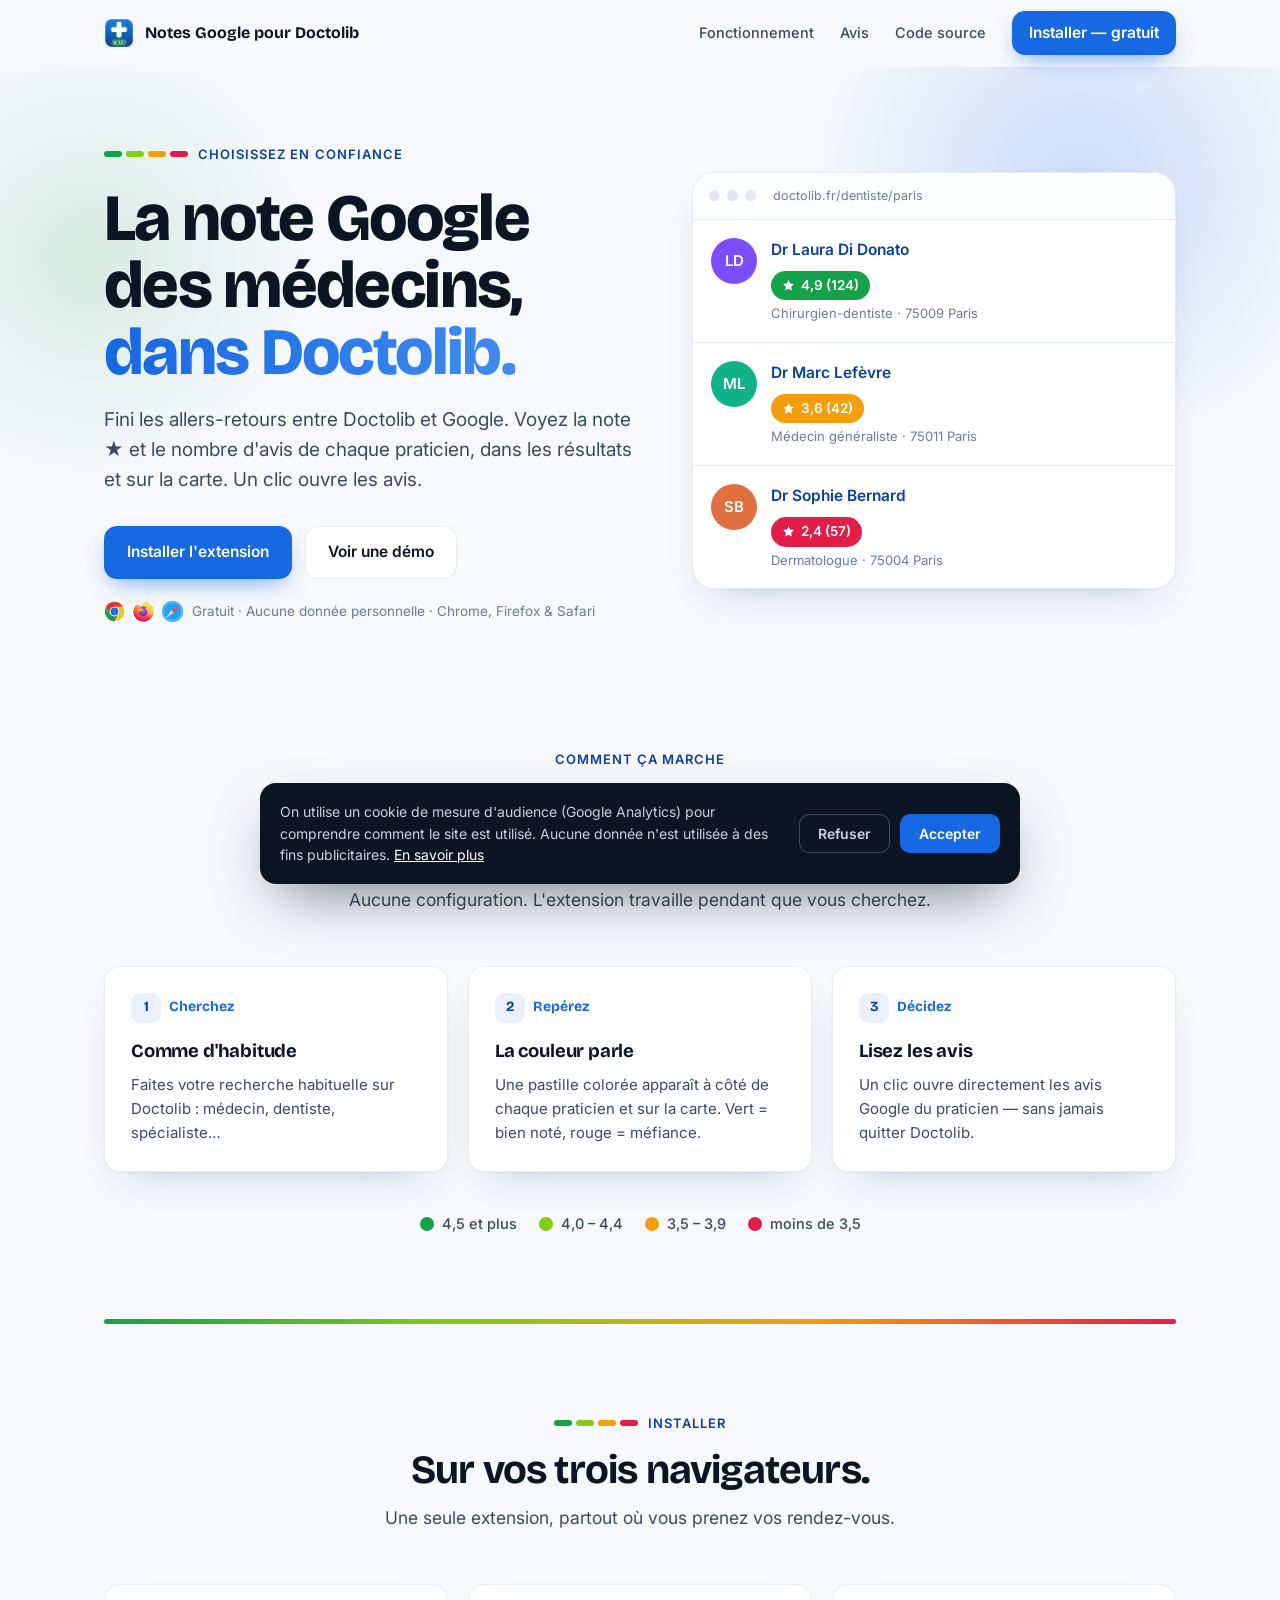
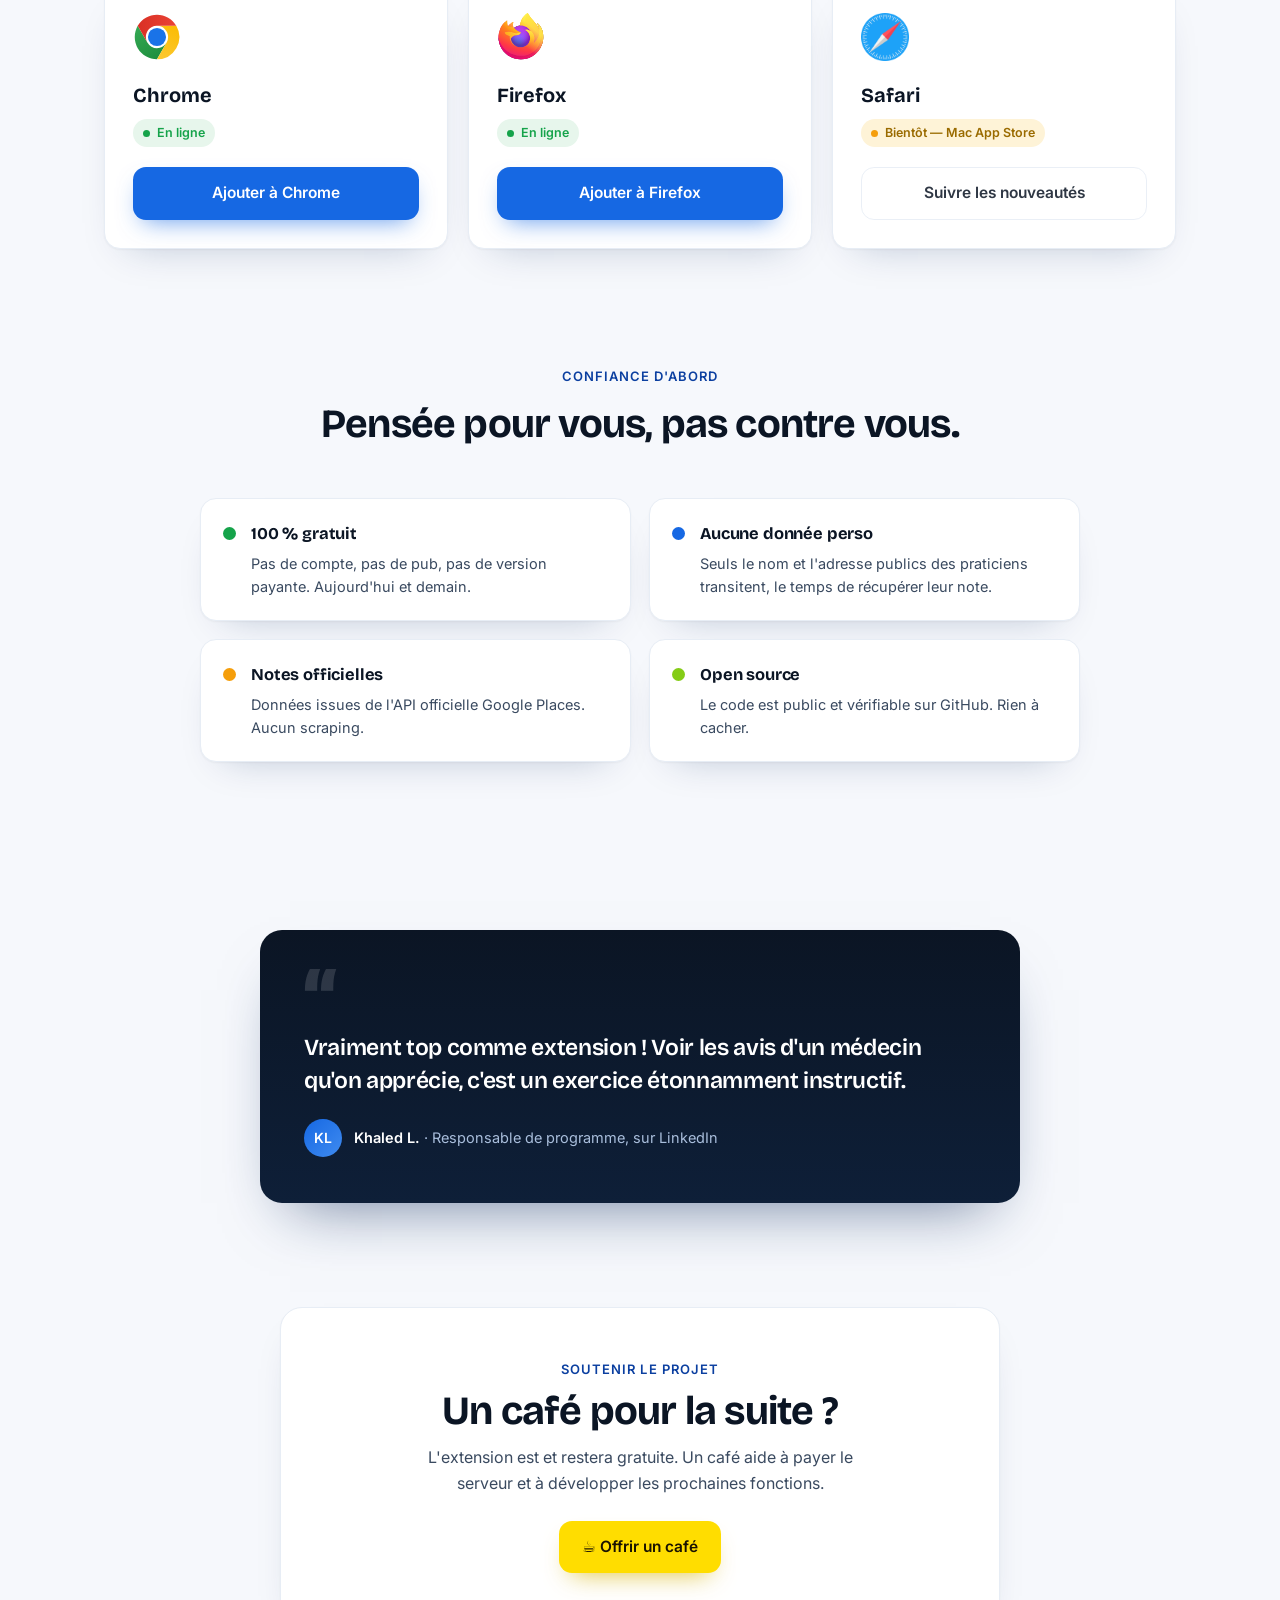
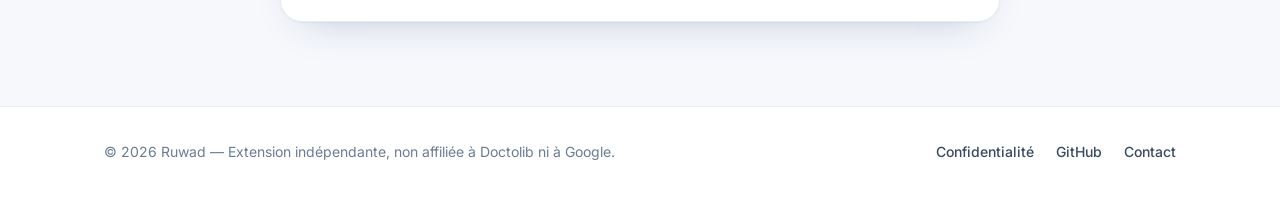
<file: docs/index.html>
<!DOCTYPE html>
<html lang="fr">
<head>
<meta charset="UTF-8" />
<meta name="viewport" content="width=device-width, initial-scale=1" />
<title>Notes Google pour Doctolib — la note Google des médecins, dans Doctolib</title>
<meta name="description" content="Extension gratuite qui affiche la note Google (★ et avis) de chaque praticien directement dans les résultats Doctolib et sur la carte. Chrome, Firefox, Safari." />
<link rel="canonical" href="https://notes-google-pour-doctolib.com/" />
<meta name="author" content="Ruwad" />
<meta name="theme-color" content="#0B1524" />
<link rel="icon" href="icon.png" />

<!-- Google Consent Mode v2 (refus par défaut, CNIL) + GA4 -->
<script>
  window.dataLayer = window.dataLayer || [];
  function gtag(){dataLayer.push(arguments);}
  gtag('consent','default',{
    ad_storage:'denied', ad_user_data:'denied', ad_personalization:'denied',
    analytics_storage:'denied', wait_for_update:500
  });
  try{ if(localStorage.getItem('ngd_consent')==='granted'){ gtag('consent','update',{analytics_storage:'granted'}); } }catch(e){}
</script>
<script async src="https://www.googletagmanager.com/gtag/js?id=G-X6LMX9VR0Y"></script>
<script>
  gtag('js', new Date());
  gtag('config','G-X6LMX9VR0Y',{ anonymize_ip:true });
</script>
<link rel="apple-touch-icon" href="icon.png" />

<meta property="og:type" content="website" />
<meta property="og:url" content="https://notes-google-pour-doctolib.com/" />
<meta property="og:title" content="Notes Google pour Doctolib" />
<meta property="og:description" content="La note Google des médecins, directement dans les résultats Doctolib. Gratuit." />
<meta property="og:image" content="https://notes-google-pour-doctolib.com/og.png" />
<meta property="og:image:width" content="1200" />
<meta property="og:image:height" content="630" />
<meta property="og:locale" content="fr_FR" />
<meta name="twitter:card" content="summary_large_image" />
<meta name="twitter:title" content="Notes Google pour Doctolib" />
<meta name="twitter:description" content="Voyez la note Google de chaque médecin sans quitter Doctolib. Gratuit." />
<meta name="twitter:image" content="https://notes-google-pour-doctolib.com/og.png" />

<link rel="preconnect" href="https://fonts.googleapis.com" />
<link rel="preconnect" href="https://fonts.gstatic.com" crossorigin />
<link href="https://fonts.googleapis.com/css2?family=Bricolage+Grotesque:opsz,wght@12..96,600;12..96,700;12..96,800&family=Inter:wght@400;450;500;600&display=swap" rel="stylesheet" />

<script type="application/ld+json">
{
  "@context":"https://schema.org",
  "@type":"SoftwareApplication",
  "name":"Notes Google pour Doctolib",
  "operatingSystem":"Chrome, Firefox, Safari",
  "applicationCategory":"BrowserApplication",
  "description":"Affiche la note Google des praticiens directement dans les résultats de recherche Doctolib, et sur la carte.",
  "url":"https://notes-google-pour-doctolib.com/",
  "image":"https://notes-google-pour-doctolib.com/og.png",
  "author":{"@type":"Organization","name":"Ruwad","url":"https://ruwad.io"},
  "offers":{"@type":"Offer","price":"0","priceCurrency":"EUR"},
  "inLanguage":"fr"
}
</script>

<style>
  :root{
    --ink:#0B1524; --ink-soft:#3A4A60; --muted:#6B7C93;
    --canvas:#F6F8FC; --surface:#FFFFFF; --line:#E7EDF5;
    --brand:#1668E3; --brand-ink:#0B3FA0; --brand-tint:#EAF1FD;
    --great:#15A34A; --good:#84CC16; --ok:#F59E0B; --bad:#E11D48;
    --r:16px; --r-lg:22px;
    --shadow:0 1px 2px rgba(11,21,36,.04), 0 18px 40px -24px rgba(11,40,90,.28);
    --maxw:1120px;
    --disp:"Bricolage Grotesque",-apple-system,system-ui,sans-serif;
    --body:"Inter",-apple-system,system-ui,sans-serif;
  }
  *{box-sizing:border-box;margin:0;padding:0}
  html{scroll-behavior:smooth}
  body{font-family:var(--body);color:var(--ink);background:var(--canvas);line-height:1.6;-webkit-font-smoothing:antialiased;text-rendering:optimizeLegibility}
  a{color:inherit;text-decoration:none}
  .wrap{max-width:var(--maxw);margin:0 auto;padding:0 24px}
  .eyebrow{display:inline-flex;align-items:center;gap:10px;font-family:var(--body);font-weight:600;font-size:13px;letter-spacing:.08em;text-transform:uppercase;color:var(--brand-ink)}
  .scale{display:inline-flex;gap:4px}
  .scale i{width:18px;height:6px;border-radius:3px;display:block}
  .scale .s1{background:var(--great)} .scale .s2{background:var(--good)} .scale .s3{background:var(--ok)} .scale .s4{background:var(--bad)}

  .btn{display:inline-flex;align-items:center;gap:9px;font-family:var(--body);font-weight:600;font-size:15.5px;padding:13px 22px;border-radius:13px;border:1px solid transparent;cursor:pointer;transition:transform .15s ease, box-shadow .2s ease, background .2s ease}
  .btn-primary{background:var(--brand);color:#fff;box-shadow:0 10px 24px -10px rgba(22,104,227,.7)}
  .btn-primary:hover{background:var(--brand-ink);transform:translateY(-1px)}
  .btn-ghost{background:#fff;color:var(--ink);border-color:var(--line)}
  .btn-ghost:hover{border-color:#cdd9e8;transform:translateY(-1px)}

  /* NAV */
  .nav{position:sticky;top:0;z-index:50;backdrop-filter:saturate(140%) blur(12px);background:rgba(246,248,252,.78);border-bottom:1px solid transparent;transition:border-color .2s}
  .nav.scrolled{border-color:var(--line)}
  .nav-in{display:flex;align-items:center;justify-content:space-between;height:66px}
  .logo{display:flex;align-items:center;gap:11px;font-family:var(--disp);font-weight:700;font-size:16px}
  .logo img{width:30px;height:30px;border-radius:8px;box-shadow:var(--shadow)}
  .nav-r{display:flex;align-items:center;gap:26px}
  .nav-r a.lnk{font-size:14.5px;color:var(--ink-soft);font-weight:500}
  .nav-r a.lnk:hover{color:var(--ink)}

  /* HERO */
  .hero{position:relative;overflow:hidden;padding:72px 0 40px}
  .hero::before{content:"";position:absolute;top:-260px;right:-180px;width:760px;height:760px;border-radius:50%;
    background:radial-gradient(closest-side, rgba(22,104,227,.20), rgba(22,104,227,0) 70%);z-index:0}
  .hero::after{content:"";position:absolute;top:-120px;left:-220px;width:620px;height:620px;border-radius:50%;
    background:radial-gradient(closest-side, rgba(21,163,74,.14), rgba(21,163,74,0) 70%);z-index:0}
  .hero-in{position:relative;z-index:1;display:grid;grid-template-columns:1.05fr .95fr;gap:54px;align-items:center}
  h1{font-family:var(--disp);font-weight:800;font-size:clamp(40px,5.4vw,66px);line-height:1.02;letter-spacing:-.025em;margin:20px 0 18px}
  h1 .grad{background:linear-gradient(96deg,var(--brand),#3f8bf0);-webkit-background-clip:text;background-clip:text;color:transparent}
  .lead{font-size:19px;color:var(--ink-soft);max-width:540px;margin-bottom:30px}
  .hero-cta{display:flex;gap:13px;flex-wrap:wrap;align-items:center}
  .hero-note{display:flex;align-items:center;gap:9px;margin-top:22px;font-size:13.5px;color:var(--muted)}
  .mini-logos{display:inline-flex;align-items:center;gap:8px}
  .mini-logos img{width:21px;height:21px;display:block}

  /* PRODUCT MOCK */
  .mock{background:var(--surface);border:1px solid var(--line);border-radius:var(--r-lg);box-shadow:var(--shadow);overflow:hidden}
  .mock-bar{display:flex;align-items:center;gap:7px;padding:13px 16px;border-bottom:1px solid var(--line);background:#fbfdff}
  .mock-bar i{width:11px;height:11px;border-radius:50%;background:#e2e8f1}
  .mock-bar .url{margin-left:10px;font-size:12.5px;color:var(--muted);font-family:var(--body)}
  .row{display:flex;gap:14px;align-items:flex-start;padding:18px;border-bottom:1px solid var(--line)}
  .row:last-child{border-bottom:0}
  .av{width:46px;height:46px;border-radius:50%;flex:0 0 auto;display:flex;align-items:center;justify-content:center;color:#fff;font-weight:600;font-size:15px}
  .row .nm{font-weight:600;color:var(--brand-ink);font-size:15.5px}
  .row .meta{font-size:13px;color:var(--muted);margin-top:3px}
  .pill{display:inline-flex;align-items:center;gap:6px;margin-top:8px;padding:4px 11px;border-radius:20px;color:#fff;font-weight:600;font-size:13.5px}
  .pill svg{width:13px;height:13px}
  .pill.live{animation:pulse 4.8s infinite}
  @keyframes pulse{0%,100%{box-shadow:0 0 0 0 rgba(21,163,74,.0)}50%{box-shadow:0 0 0 6px rgba(21,163,74,.10)}}

  /* SECTIONS */
  .sec{padding:84px 0;position:relative}
  .divider{height:5px;border-radius:3px;background:linear-gradient(90deg,var(--great),var(--good) 33%,var(--ok) 66%,var(--bad));opacity:.9}
  .center{text-align:center;max-width:660px;margin:0 auto 52px}
  h2{font-family:var(--disp);font-weight:700;font-size:clamp(28px,3.6vw,40px);line-height:1.1;letter-spacing:-.02em;margin:14px 0 12px}
  .center p{color:var(--ink-soft);font-size:17.5px}

  .steps{display:grid;grid-template-columns:repeat(3,1fr);gap:20px;counter-reset:s}
  .card{background:var(--surface);border:1px solid var(--line);border-radius:var(--r);padding:26px;box-shadow:var(--shadow)}
  .step{position:relative}
  .step .k{font-family:var(--disp);font-weight:700;font-size:14px;color:var(--brand);display:flex;align-items:center;gap:8px;margin-bottom:14px}
  .step .k b{width:30px;height:30px;border-radius:9px;background:var(--brand-tint);color:var(--brand-ink);display:flex;align-items:center;justify-content:center;font-size:14px}
  .step h3{font-family:var(--disp);font-weight:700;font-size:18.5px;margin-bottom:7px;letter-spacing:-.01em}
  .step p{color:var(--ink-soft);font-size:15px}

  .legend{display:flex;gap:22px;justify-content:center;flex-wrap:wrap;margin-top:40px;font-size:14.5px;color:var(--ink-soft)}
  .legend span{display:inline-flex;align-items:center;gap:8px;font-weight:500}
  .legend i{width:14px;height:14px;border-radius:50%}

  .browsers{display:grid;grid-template-columns:repeat(3,1fr);gap:20px}
  .bcard{display:flex;flex-direction:column;align-items:flex-start;background:var(--surface);border:1px solid var(--line);border-radius:var(--r);padding:28px;box-shadow:var(--shadow);transition:transform .18s ease, box-shadow .25s ease}
  .bcard:hover{transform:translateY(-3px);box-shadow:0 1px 2px rgba(11,21,36,.04), 0 28px 50px -26px rgba(11,40,90,.4)}
  .bicon{width:48px;height:48px;display:flex;align-items:center;justify-content:center;margin-bottom:18px}
  .bicon img{width:48px;height:48px;display:block}
  .bcard h3{font-family:var(--disp);font-weight:700;font-size:20px}
  .tag{display:inline-flex;align-items:center;gap:7px;font-size:12.5px;font-weight:600;padding:4px 10px;border-radius:20px;margin:8px 0 20px}
  .tag i{width:7px;height:7px;border-radius:50%}
  .tag.on{background:#E7F6EC;color:var(--great)} .tag.on i{background:var(--great)}
  .tag.soon{background:#FEF3D7;color:#9A6B00} .tag.soon i{background:var(--ok)}
  .bcard .btn{width:100%;justify-content:center;margin-top:auto}

  .feats{display:grid;grid-template-columns:repeat(2,1fr);gap:18px;max-width:880px;margin:0 auto}
  .feat{display:flex;gap:15px;background:var(--surface);border:1px solid var(--line);border-radius:var(--r);padding:22px;box-shadow:var(--shadow)}
  .feat .dot{flex:0 0 auto;width:13px;height:13px;border-radius:50%;margin-top:6px}
  .feat h3{font-family:var(--disp);font-weight:700;font-size:16.5px;margin-bottom:4px;letter-spacing:-.01em}
  .feat p{color:var(--ink-soft);font-size:14.5px}

  /* TESTIMONIAL */
  .quote{max-width:760px;margin:0 auto;background:linear-gradient(180deg,#0B1524,#0E1F38);color:#fff;border-radius:var(--r-lg);padding:46px 44px;box-shadow:0 30px 60px -30px rgba(11,40,90,.6);position:relative;overflow:hidden}
  .quote .mark{font-family:var(--disp);font-weight:800;font-size:84px;line-height:.6;color:rgba(255,255,255,.14)}
  .quote blockquote{font-family:var(--disp);font-weight:600;font-size:23px;line-height:1.4;letter-spacing:-.015em;margin:6px 0 22px}
  .quote .who{display:flex;align-items:center;gap:12px;color:#A9BEDC;font-size:14.5px}
  .quote .who b{color:#fff;font-weight:600}
  .quote .who .qa{width:38px;height:38px;border-radius:50%;background:linear-gradient(135deg,var(--brand),#3f8bf0);display:flex;align-items:center;justify-content:center;font-weight:600;color:#fff;font-size:14px}

  /* COFFEE */
  .coffee{text-align:center;background:var(--surface);border:1px solid var(--line);border-radius:var(--r-lg);padding:48px 30px;max-width:720px;margin:0 auto;box-shadow:var(--shadow)}
  .coffee h2{margin-top:8px}
  .coffee p{color:var(--ink-soft);max-width:480px;margin:0 auto 24px}
  .btn-coffee{background:#FFDD00;color:#1a1300;box-shadow:0 12px 26px -12px rgba(214,178,0,.8)}
  .btn-coffee:hover{filter:brightness(.97);transform:translateY(-1px)}

  footer{border-top:1px solid var(--line);background:var(--surface);padding:34px 0}
  .foot{display:flex;justify-content:space-between;align-items:center;flex-wrap:wrap;gap:16px;color:var(--muted);font-size:14px}
  .foot a{color:var(--ink-soft);font-weight:500}
  .foot a:hover{color:var(--brand)}
  .foot-links{display:flex;gap:22px;flex-wrap:wrap}

  /* reveal */
  .rv{opacity:0;transform:translateY(18px);transition:opacity .6s cubic-bezier(.22,.61,.36,1), transform .6s cubic-bezier(.22,.61,.36,1)}
  .rv.in{opacity:1;transform:none}

  @media(max-width:860px){
    .hero-in{grid-template-columns:1fr;gap:36px}
    .steps,.browsers,.feats{grid-template-columns:1fr}
    .nav-r .lnk{display:none}
    .sec{padding:64px 0}
  }
  @media(prefers-reduced-motion:reduce){*{animation:none!important;transition:none!important}.rv{opacity:1;transform:none}}

  /* Bandeau consentement (CNIL) */
  .consent{position:fixed;left:16px;right:16px;bottom:16px;z-index:100;max-width:760px;margin:0 auto;
    background:var(--ink);color:#fff;border-radius:16px;padding:18px 20px;
    box-shadow:0 24px 60px -20px rgba(11,21,36,.6);display:flex;align-items:center;gap:18px;flex-wrap:wrap;
    transform:translateY(140%);transition:transform .5s cubic-bezier(.22,.61,.36,1)}
  .consent.show{transform:none}
  .consent p{font-size:14px;color:#C7D3E5;flex:1 1 300px;margin:0;line-height:1.55}
  .consent p a{color:#fff;text-decoration:underline}
  .consent .acts{display:flex;gap:10px;flex:0 0 auto}
  .consent button{font-family:var(--body);font-weight:600;font-size:14px;padding:10px 18px;border-radius:10px;cursor:pointer;border:1px solid transparent}
  .consent .ok{background:var(--brand);color:#fff}
  .consent .ok:hover{background:#3f8bf0}
  .consent .no{background:transparent;color:#C7D3E5;border-color:rgba(255,255,255,.22)}
  .consent .no:hover{color:#fff;border-color:rgba(255,255,255,.45)}
</style>
</head>
<body>

<nav class="nav" id="nav">
  <div class="wrap nav-in">
    <a class="logo" href="/"><img src="icon.png" alt="Logo Notes Google pour Doctolib" /> Notes Google pour Doctolib</a>
    <div class="nav-r">
      <a class="lnk" href="#fonctionnement">Fonctionnement</a>
      <a class="lnk" href="#avis">Avis</a>
      <a class="lnk" href="https://github.com/abonur/notes-google-doctolib" target="_blank" rel="noopener">Code source</a>
      <a class="btn btn-primary" href="#installer" style="padding:9px 16px">Installer — gratuit</a>
    </div>
  </div>
</nav>

<main>
<header class="hero">
  <div class="wrap hero-in">
    <div>
      <span class="eyebrow"><span class="scale"><i class="s1"></i><i class="s2"></i><i class="s3"></i><i class="s4"></i></span> Choisissez en confiance</span>
      <h1>La note Google des médecins, <span class="grad">dans Doctolib.</span></h1>
      <p class="lead">Fini les allers-retours entre Doctolib et Google. Voyez la note ★ et le nombre d'avis de chaque praticien, dans les résultats et sur la carte. Un clic ouvre les avis.</p>
      <div class="hero-cta">
        <a class="btn btn-primary" href="#installer">Installer l'extension</a>
        <a class="btn btn-ghost" href="#fonctionnement">Voir une démo</a>
      </div>
      <div class="hero-note">
        <span class="mini-logos"><img src="logos/chrome.svg" alt="Chrome" /><img src="logos/firefox.svg" alt="Firefox" /><img src="logos/safari.png" alt="Safari" /></span>
        Gratuit · Aucune donnée personnelle · Chrome, Firefox &amp; Safari
      </div>
    </div>

    <div class="mock rv">
      <div class="mock-bar"><i></i><i></i><i></i><span class="url">doctolib.fr/dentiste/paris</span></div>
      <div class="row">
        <div class="av" style="background:#7c4dff">LD</div>
        <div>
          <div class="nm">Dr Laura Di Donato</div>
          <span class="pill live" id="livePill" style="background:var(--great)"><svg viewBox="0 0 24 24" fill="#fff"><path d="M12 2l3 6.3 6.9 1-5 4.9 1.2 6.8L12 17.8 5.9 21l1.2-6.8-5-4.9 6.9-1z"/></svg><span id="livePillTxt">4,9 (124)</span></span>
          <div class="meta">Chirurgien-dentiste · 75009 Paris</div>
        </div>
      </div>
      <div class="row">
        <div class="av" style="background:#0fb389">ML</div>
        <div>
          <div class="nm">Dr Marc Lefèvre</div>
          <span class="pill" style="background:var(--ok)"><svg viewBox="0 0 24 24" fill="#fff"><path d="M12 2l3 6.3 6.9 1-5 4.9 1.2 6.8L12 17.8 5.9 21l1.2-6.8-5-4.9 6.9-1z"/></svg>3,6 (42)</span>
          <div class="meta">Médecin généraliste · 75011 Paris</div>
        </div>
      </div>
      <div class="row">
        <div class="av" style="background:#e0703f">SB</div>
        <div>
          <div class="nm">Dr Sophie Bernard</div>
          <span class="pill" style="background:var(--bad)"><svg viewBox="0 0 24 24" fill="#fff"><path d="M12 2l3 6.3 6.9 1-5 4.9 1.2 6.8L12 17.8 5.9 21l1.2-6.8-5-4.9 6.9-1z"/></svg>2,4 (57)</span>
          <div class="meta">Dermatologue · 75004 Paris</div>
        </div>
      </div>
    </div>
  </div>
</header>

<section class="sec" id="fonctionnement">
  <div class="wrap">
    <div class="center rv">
      <span class="eyebrow">Comment ça marche</span>
      <h2>Trois secondes pour juger un praticien.</h2>
      <p>Aucune configuration. L'extension travaille pendant que vous cherchez.</p>
    </div>
    <div class="steps">
      <div class="card step rv"><div class="k"><b>1</b> Cherchez</div><h3>Comme d'habitude</h3><p>Faites votre recherche habituelle sur Doctolib : médecin, dentiste, spécialiste…</p></div>
      <div class="card step rv"><div class="k"><b>2</b> Repérez</div><h3>La couleur parle</h3><p>Une pastille colorée apparaît à côté de chaque praticien et sur la carte. Vert = bien noté, rouge = méfiance.</p></div>
      <div class="card step rv"><div class="k"><b>3</b> Décidez</div><h3>Lisez les avis</h3><p>Un clic ouvre directement les avis Google du praticien — sans jamais quitter Doctolib.</p></div>
    </div>
    <div class="legend rv">
      <span><i style="background:var(--great)"></i> 4,5 et plus</span>
      <span><i style="background:var(--good)"></i> 4,0 – 4,4</span>
      <span><i style="background:var(--ok)"></i> 3,5 – 3,9</span>
      <span><i style="background:var(--bad)"></i> moins de 3,5</span>
    </div>
  </div>
</section>

<div class="wrap"><div class="divider rv"></div></div>

<section class="sec" id="installer">
  <div class="wrap">
    <div class="center rv">
      <span class="eyebrow"><span class="scale"><i class="s1"></i><i class="s2"></i><i class="s3"></i><i class="s4"></i></span> Installer</span>
      <h2>Sur vos trois navigateurs.</h2>
      <p>Une seule extension, partout où vous prenez vos rendez-vous.</p>
    </div>
    <div class="browsers">
      <div class="bcard rv">
        <div class="bicon"><img src="logos/chrome.svg" alt="Logo Google Chrome" width="48" height="48" /></div>
        <h3>Chrome</h3>
        <span class="tag on"><i></i> En ligne</span>
        <a class="btn btn-primary" href="https://chromewebstore.google.com/detail/notes-google-pour-doctoli/jlkaeaclbjgpgiggddiikhdinhaaojcl" target="_blank" rel="noopener">Ajouter à Chrome</a>
      </div>
      <div class="bcard rv">
        <div class="bicon"><img src="logos/firefox.svg" alt="Logo Mozilla Firefox" width="48" height="48" /></div>
        <h3>Firefox</h3>
        <span class="tag on"><i></i> En ligne</span>
        <a class="btn btn-primary" href="https://addons.mozilla.org/fr/firefox/addon/notes-google-pour-doctolib/" target="_blank" rel="noopener">Ajouter à Firefox</a>
      </div>
      <div class="bcard rv">
        <div class="bicon"><img src="logos/safari.png" alt="Logo Apple Safari" width="48" height="48" /></div>
        <h3>Safari</h3>
        <span class="tag soon"><i></i> Bientôt — Mac App Store</span>
        <a class="btn btn-ghost" href="https://github.com/abonur/notes-google-doctolib" target="_blank" rel="noopener" style="opacity:.85">Suivre les nouveautés</a>
      </div>
    </div>
  </div>
</section>

<section class="sec" style="padding-top:30px">
  <div class="wrap">
    <div class="center rv">
      <span class="eyebrow">Confiance d'abord</span>
      <h2>Pensée pour vous, pas contre vous.</h2>
    </div>
    <div class="feats">
      <div class="feat rv"><i class="dot" style="background:var(--great)"></i><div><h3>100 % gratuit</h3><p>Pas de compte, pas de pub, pas de version payante. Aujourd'hui et demain.</p></div></div>
      <div class="feat rv"><i class="dot" style="background:var(--brand)"></i><div><h3>Aucune donnée perso</h3><p>Seuls le nom et l'adresse publics des praticiens transitent, le temps de récupérer leur note.</p></div></div>
      <div class="feat rv"><i class="dot" style="background:var(--ok)"></i><div><h3>Notes officielles</h3><p>Données issues de l'API officielle Google Places. Aucun scraping.</p></div></div>
      <div class="feat rv"><i class="dot" style="background:var(--good)"></i><div><h3>Open source</h3><p>Le code est public et vérifiable sur GitHub. Rien à cacher.</p></div></div>
    </div>
  </div>
</section>

<section class="sec" id="avis">
  <div class="wrap">
    <div class="quote rv">
      <div class="mark">&ldquo;</div>
      <blockquote>Vraiment top comme extension ! Voir les avis d'un médecin qu'on apprécie, c'est un exercice étonnamment instructif.</blockquote>
      <div class="who"><span class="qa">KL</span> <div><b>Khaled L.</b> · Responsable de programme, sur LinkedIn</div></div>
    </div>
  </div>
</section>

<section class="sec" style="padding-top:20px">
  <div class="wrap">
    <div class="coffee rv">
      <span class="eyebrow">Soutenir le projet</span>
      <h2>Un café pour la suite ?</h2>
      <p>L'extension est et restera gratuite. Un café aide à payer le serveur et à développer les prochaines fonctions.</p>
      <a class="btn btn-coffee" href="https://buymeacoffee.com/abonur" target="_blank" rel="noopener">☕ Offrir un café</a>
    </div>
  </div>
</section>
</main>

<footer>
  <div class="wrap foot">
    <div>© 2026 Ruwad — Extension indépendante, non affiliée à Doctolib ni à Google.</div>
    <div class="foot-links">
      <a href="privacy-policy.html">Confidentialité</a>
      <a href="https://github.com/abonur/notes-google-doctolib" target="_blank" rel="noopener">GitHub</a>
      <a href="mailto:abonur@ruwad.io">Contact</a>
    </div>
  </div>
</footer>

<div class="consent" id="consent" role="dialog" aria-label="Consentement aux cookies de mesure d'audience">
  <p>On utilise un cookie de mesure d'audience (Google Analytics) pour comprendre comment le site est utilisé. Aucune donnée n'est utilisée à des fins publicitaires. <a href="privacy-policy.html">En savoir plus</a></p>
  <div class="acts">
    <button class="no" id="consentNo">Refuser</button>
    <button class="ok" id="consentOk">Accepter</button>
  </div>
</div>

<script>
  const nav=document.getElementById('nav');
  addEventListener('scroll',()=>nav.classList.toggle('scrolled',scrollY>8),{passive:true});

  // Bandeau consentement
  (function(){
    var box=document.getElementById('consent');
    var saved;
    try{ saved=localStorage.getItem('ngd_consent'); }catch(e){}
    if(!saved){ setTimeout(function(){box.classList.add('show');},900); }
    function choose(v){
      try{ localStorage.setItem('ngd_consent',v); }catch(e){}
      if(v==='granted' && window.gtag){
        gtag('consent','update',{analytics_storage:'granted'});
      }
      box.classList.remove('show');
    }
    document.getElementById('consentOk').addEventListener('click',function(){choose('granted');});
    document.getElementById('consentNo').addEventListener('click',function(){choose('denied');});
  })();

  const io=new IntersectionObserver((es)=>es.forEach(e=>{if(e.isIntersecting){e.target.classList.add('in');io.unobserve(e.target)}}),{threshold:.14});
  document.querySelectorAll('.rv').forEach(el=>io.observe(el));

  // Signature : la pastille du hero parcourt l'échelle de confiance
  const pill=document.getElementById('livePill'), txt=document.getElementById('livePillTxt');
  const cy=[['#15A34A','4,9 (124)'],['#84CC16','4,2 (88)'],['#F59E0B','3,6 (42)'],['#E11D48','2,4 (57)']];
  let k=0;
  if(!matchMedia('(prefers-reduced-motion:reduce)').matches){
    setInterval(()=>{k=(k+1)%cy.length;pill.style.background=cy[k][0];txt.textContent=cy[k][1];},2600);
  }
</script>
</body>
</html>
</file>
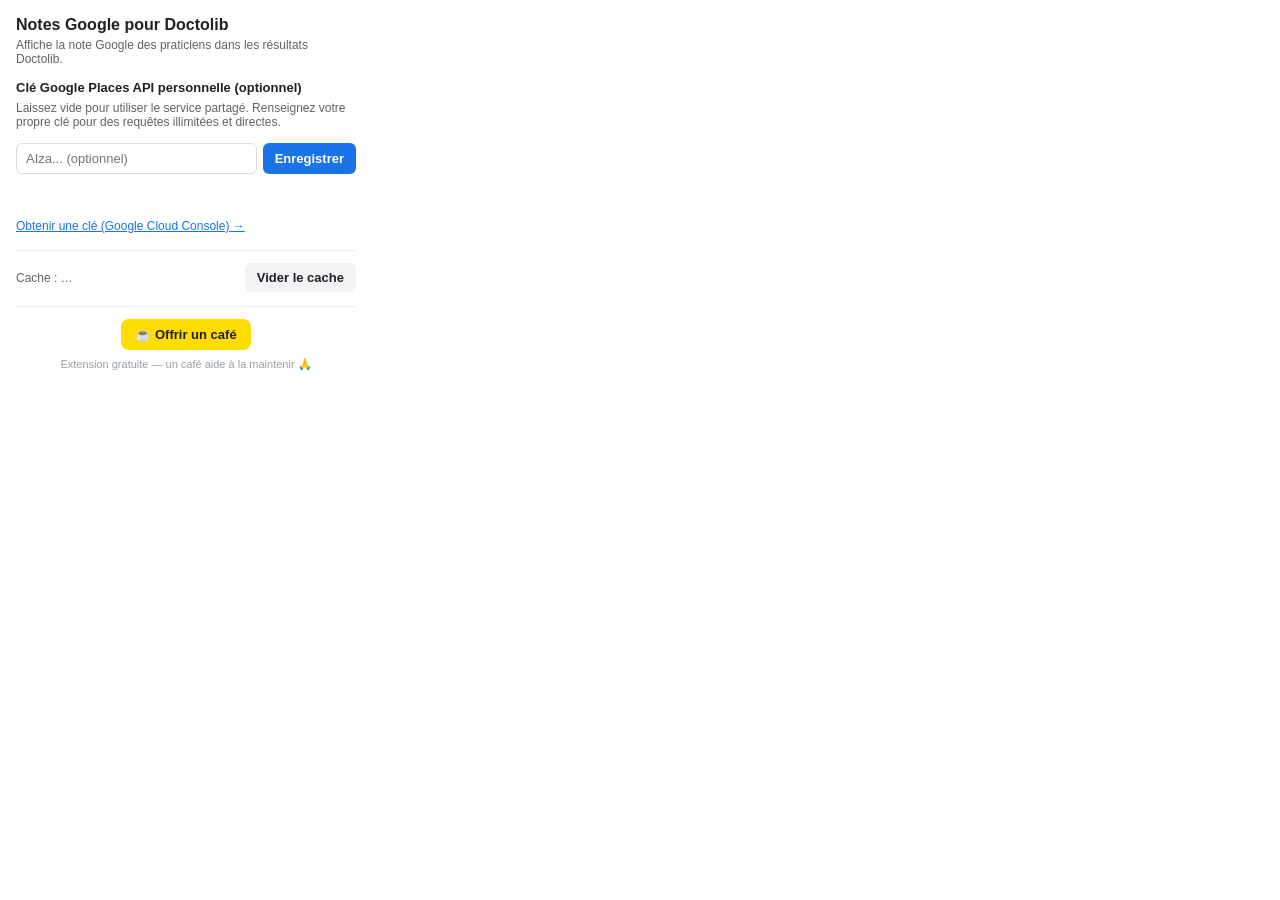
<file: popup.html>
<!DOCTYPE html>
<html lang="fr">
<head>
  <meta charset="UTF-8" />
  <title>Doctolib ★ Notes Google</title>
  <style>
    body {
      font-family: -apple-system, "Segoe UI", Roboto, sans-serif;
      width: 340px;
      margin: 0;
      padding: 16px;
      color: #202124;
    }
    h1 {
      font-size: 16px;
      margin: 0 0 4px;
    }
    p.sub {
      font-size: 12px;
      color: #5f6368;
      margin: 0 0 14px;
    }
    label {
      font-size: 13px;
      font-weight: 600;
      display: block;
      margin-bottom: 6px;
    }
    .row {
      display: flex;
      gap: 6px;
    }
    input[type="password"],
    input[type="text"] {
      flex: 1;
      padding: 7px 9px;
      border: 1px solid #dadce0;
      border-radius: 6px;
      font-size: 13px;
    }
    button {
      padding: 7px 12px;
      border: none;
      border-radius: 6px;
      font-size: 13px;
      font-weight: 600;
      cursor: pointer;
      background: #1a73e8;
      color: #fff;
    }
    button.secondary {
      background: #f1f3f4;
      color: #202124;
    }
    #status {
      font-size: 12px;
      margin-top: 10px;
      min-height: 16px;
    }
    .ok { color: #1e8e3e; }
    .warn { color: #d93025; }
    .cache-row {
      display: flex;
      justify-content: space-between;
      align-items: center;
      margin-top: 14px;
      padding-top: 12px;
      border-top: 1px solid #eee;
      font-size: 12px;
      color: #5f6368;
    }
    a { color: #1a73e8; font-size: 12px; }
    .coffee-row {
      margin-top: 14px;
      padding-top: 12px;
      border-top: 1px solid #eee;
      text-align: center;
    }
    a.coffee {
      display: inline-flex;
      align-items: center;
      gap: 6px;
      padding: 8px 14px;
      border-radius: 8px;
      background: #ffdd00;
      color: #202124 !important;
      font-size: 13px;
      font-weight: 700;
      text-decoration: none;
    }
    a.coffee:hover { filter: brightness(0.96); }
    .coffee-row .note { display: block; margin-top: 8px; color: #9aa0a6; font-size: 11px; }
  </style>
</head>
<body>
  <h1>Notes Google pour Doctolib</h1>
  <p class="sub">Affiche la note Google des praticiens dans les résultats Doctolib.</p>

  <label for="key">Clé Google Places API personnelle (optionnel)</label>
  <p class="sub">Laissez vide pour utiliser le service partagé. Renseignez votre
  propre clé pour des requêtes illimitées et directes.</p>
  <div class="row">
    <input type="password" id="key" placeholder="AIza... (optionnel)" autocomplete="off" />
    <button id="save">Enregistrer</button>
  </div>
  <div id="status"></div>

  <p>
    <a href="https://console.cloud.google.com/apis/library/places-backend.googleapis.com" target="_blank">
      Obtenir une clé (Google Cloud Console) →
    </a>
  </p>

  <div class="cache-row">
    <span id="cacheInfo">Cache : …</span>
    <button class="secondary" id="clearCache">Vider le cache</button>
  </div>

  <div class="coffee-row">
    <a class="coffee" href="https://buymeacoffee.com/abonur" target="_blank" rel="noopener">
      ☕ Offrir un café
    </a>
    <span class="note">Extension gratuite — un café aide à la maintenir 🙏</span>
  </div>

  <script src="popup.js"></script>
</body>
</html>
</file>
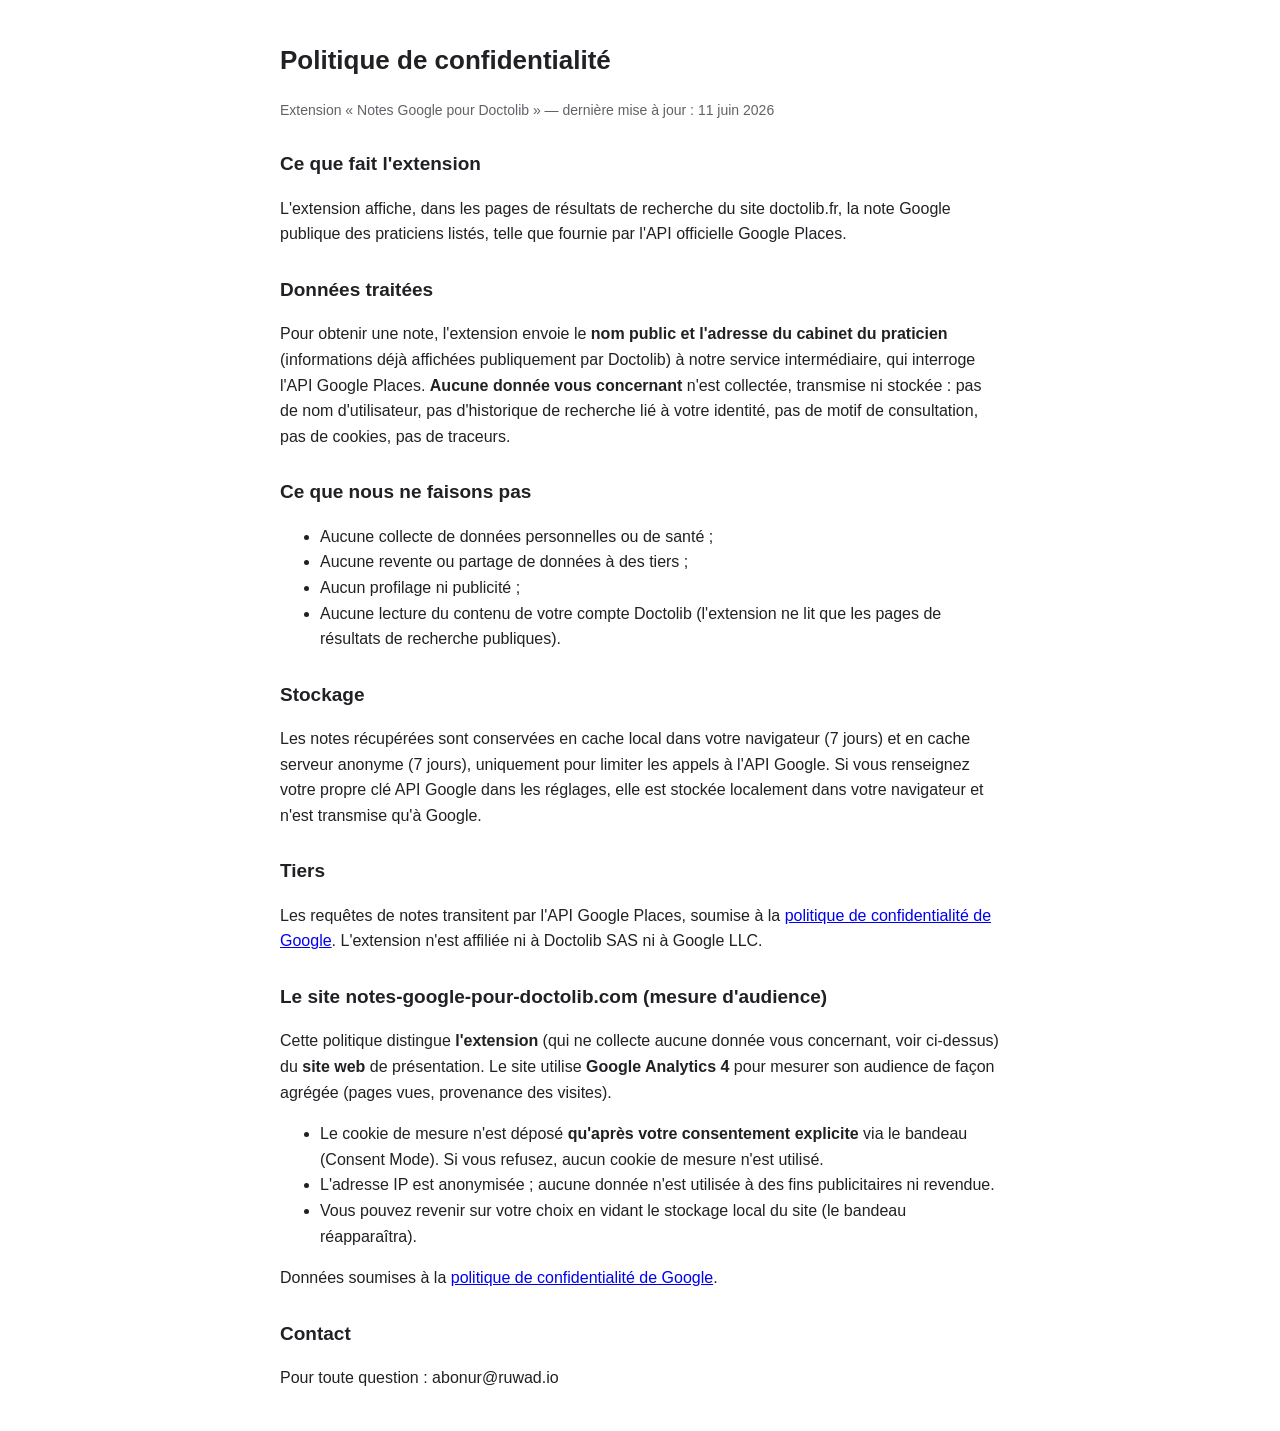
<file: docs/privacy-policy.html>
<!DOCTYPE html>
<html lang="fr">
<head>
  <meta charset="UTF-8" />
  <meta name="viewport" content="width=device-width, initial-scale=1" />
  <title>Politique de confidentialité — Notes Google pour Doctolib</title>
  <style>
    body { font-family: -apple-system, "Segoe UI", Roboto, sans-serif; max-width: 720px;
           margin: 40px auto; padding: 0 20px; line-height: 1.6; color: #202124; }
    h1 { font-size: 26px; } h2 { font-size: 19px; margin-top: 28px; }
    .updated { color: #5f6368; font-size: 14px; }
  </style>
</head>
<body>
  <h1>Politique de confidentialité</h1>
  <p class="updated">Extension « Notes Google pour Doctolib » — dernière mise à jour : 11 juin 2026</p>

  <h2>Ce que fait l'extension</h2>
  <p>L'extension affiche, dans les pages de résultats de recherche du site
  doctolib.fr, la note Google publique des praticiens listés, telle que fournie
  par l'API officielle Google Places.</p>

  <h2>Données traitées</h2>
  <p>Pour obtenir une note, l'extension envoie le <strong>nom public et
  l'adresse du cabinet du praticien</strong> (informations déjà affichées
  publiquement par Doctolib) à notre service intermédiaire, qui interroge
  l'API Google Places. <strong>Aucune donnée vous concernant</strong> n'est
  collectée, transmise ni stockée : pas de nom d'utilisateur, pas d'historique
  de recherche lié à votre identité, pas de motif de consultation, pas de
  cookies, pas de traceurs.</p>

  <h2>Ce que nous ne faisons pas</h2>
  <ul>
    <li>Aucune collecte de données personnelles ou de santé ;</li>
    <li>Aucune revente ou partage de données à des tiers ;</li>
    <li>Aucun profilage ni publicité ;</li>
    <li>Aucune lecture du contenu de votre compte Doctolib (l'extension ne
        lit que les pages de résultats de recherche publiques).</li>
  </ul>

  <h2>Stockage</h2>
  <p>Les notes récupérées sont conservées en cache local dans votre navigateur
  (7 jours) et en cache serveur anonyme (7 jours), uniquement pour limiter les
  appels à l'API Google. Si vous renseignez votre propre clé API Google dans
  les réglages, elle est stockée localement dans votre navigateur et n'est
  transmise qu'à Google.</p>

  <h2>Tiers</h2>
  <p>Les requêtes de notes transitent par l'API Google Places, soumise à la
  <a href="https://policies.google.com/privacy">politique de confidentialité
  de Google</a>. L'extension n'est affiliée ni à Doctolib SAS ni à Google LLC.</p>

  <h2>Le site notes-google-pour-doctolib.com (mesure d'audience)</h2>
  <p>Cette politique distingue <strong>l'extension</strong> (qui ne collecte
  aucune donnée vous concernant, voir ci-dessus) du <strong>site web</strong>
  de présentation. Le site utilise <strong>Google Analytics 4</strong> pour
  mesurer son audience de façon agrégée (pages vues, provenance des visites).</p>
  <ul>
    <li>Le cookie de mesure n'est déposé <strong>qu'après votre consentement
        explicite</strong> via le bandeau (Consent Mode). Si vous refusez,
        aucun cookie de mesure n'est utilisé.</li>
    <li>L'adresse IP est anonymisée ; aucune donnée n'est utilisée à des fins
        publicitaires ni revendue.</li>
    <li>Vous pouvez revenir sur votre choix en vidant le stockage local du site
        (le bandeau réapparaîtra).</li>
  </ul>
  <p>Données soumises à la <a href="https://policies.google.com/privacy">politique
  de confidentialité de Google</a>.</p>

  <h2>Contact</h2>
  <p>Pour toute question : abonur@ruwad.io</p>
</body>
</html>
</file>
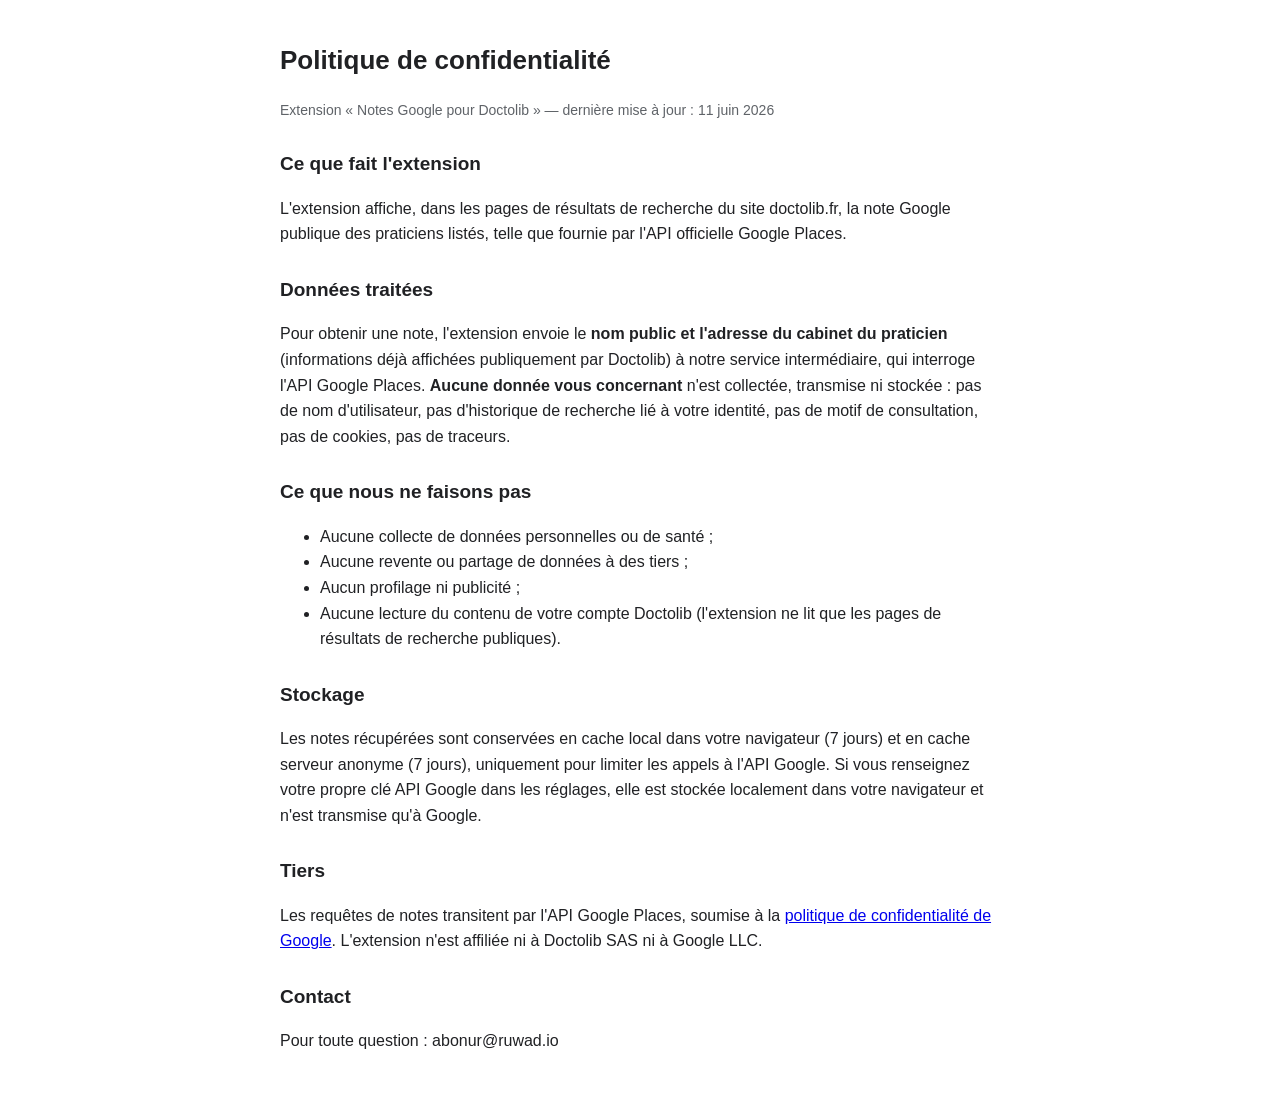
<file: store/privacy-policy.html>
<!DOCTYPE html>
<html lang="fr">
<head>
  <meta charset="UTF-8" />
  <meta name="viewport" content="width=device-width, initial-scale=1" />
  <title>Politique de confidentialité — Notes Google pour Doctolib</title>
  <style>
    body { font-family: -apple-system, "Segoe UI", Roboto, sans-serif; max-width: 720px;
           margin: 40px auto; padding: 0 20px; line-height: 1.6; color: #202124; }
    h1 { font-size: 26px; } h2 { font-size: 19px; margin-top: 28px; }
    .updated { color: #5f6368; font-size: 14px; }
  </style>
</head>
<body>
  <h1>Politique de confidentialité</h1>
  <p class="updated">Extension « Notes Google pour Doctolib » — dernière mise à jour : 11 juin 2026</p>

  <h2>Ce que fait l'extension</h2>
  <p>L'extension affiche, dans les pages de résultats de recherche du site
  doctolib.fr, la note Google publique des praticiens listés, telle que fournie
  par l'API officielle Google Places.</p>

  <h2>Données traitées</h2>
  <p>Pour obtenir une note, l'extension envoie le <strong>nom public et
  l'adresse du cabinet du praticien</strong> (informations déjà affichées
  publiquement par Doctolib) à notre service intermédiaire, qui interroge
  l'API Google Places. <strong>Aucune donnée vous concernant</strong> n'est
  collectée, transmise ni stockée : pas de nom d'utilisateur, pas d'historique
  de recherche lié à votre identité, pas de motif de consultation, pas de
  cookies, pas de traceurs.</p>

  <h2>Ce que nous ne faisons pas</h2>
  <ul>
    <li>Aucune collecte de données personnelles ou de santé ;</li>
    <li>Aucune revente ou partage de données à des tiers ;</li>
    <li>Aucun profilage ni publicité ;</li>
    <li>Aucune lecture du contenu de votre compte Doctolib (l'extension ne
        lit que les pages de résultats de recherche publiques).</li>
  </ul>

  <h2>Stockage</h2>
  <p>Les notes récupérées sont conservées en cache local dans votre navigateur
  (7 jours) et en cache serveur anonyme (7 jours), uniquement pour limiter les
  appels à l'API Google. Si vous renseignez votre propre clé API Google dans
  les réglages, elle est stockée localement dans votre navigateur et n'est
  transmise qu'à Google.</p>

  <h2>Tiers</h2>
  <p>Les requêtes de notes transitent par l'API Google Places, soumise à la
  <a href="https://policies.google.com/privacy">politique de confidentialité
  de Google</a>. L'extension n'est affiliée ni à Doctolib SAS ni à Google LLC.</p>

  <h2>Contact</h2>
  <p>Pour toute question : abonur@ruwad.io</p>
</body>
</html>
</file>
